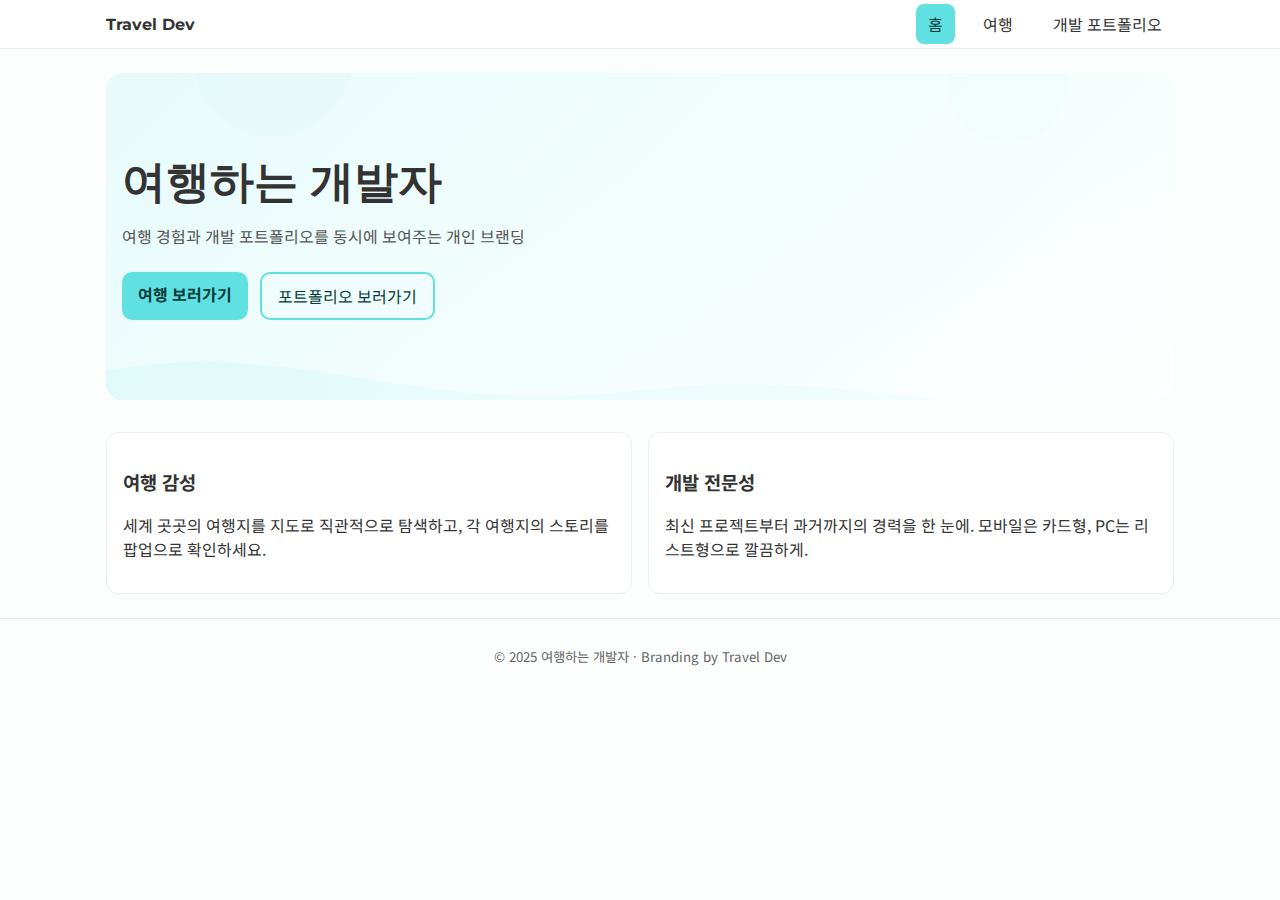
<file: index.html>
<!DOCTYPE html>
<html lang="ko">
<head>
  <meta charset="UTF-8" />
  <meta name="viewport" content="width=device-width, initial-scale=1.0" />
  <title>여행하는 개발자 | 개인 브랜딩</title>
  <link rel="preconnect" href="https://fonts.googleapis.com">
  <link rel="preconnect" href="https://fonts.gstatic.com" crossorigin>
  <link href="https://fonts.googleapis.com/css2?family=Montserrat:wght@600;700&family=Noto+Sans+KR:wght@400;500;700&display=swap" rel="stylesheet">
  <link rel="stylesheet" href="/assets/styles.css" />
</head>
<body>
  <header class="site-header">
    <nav class="navbar">
      <div class="brand">Travel Dev</div>
      <ul class="nav-links">
        <li><a href="/index.html" class="active">홈</a></li>
        <li><a href="/travel.html">여행</a></li>
        <li><a href="/portfolio.html">개발 포트폴리오</a></li>
      </ul>
    </nav>
  </header>

  <main class="main-content">
    <section class="hero">
      <div class="hero-content">
        <h1 class="hero-title">여행하는 개발자</h1>
        <p class="hero-subtitle">여행 경험과 개발 포트폴리오를 동시에 보여주는 개인 브랜딩</p>
        <div class="hero-cta">
          <a href="/travel.html" class="btn btn-primary">여행 보러가기</a>
          <a href="/portfolio.html" class="btn btn-outline">포트폴리오 보러가기</a>
        </div>
      </div>
    </section>

    <section class="summary">
      <div class="summary-grid">
        <div class="summary-item">
          <h3>여행 감성</h3>
          <p>세계 곳곳의 여행지를 지도로 직관적으로 탐색하고, 각 여행지의 스토리를 팝업으로 확인하세요.</p>
        </div>
        <div class="summary-item">
          <h3>개발 전문성</h3>
          <p>최신 프로젝트부터 과거까지의 경력을 한 눈에. 모바일은 카드형, PC는 리스트형으로 깔끔하게.</p>
        </div>
      </div>
    </section>
  </main>

  <footer class="site-footer">
    <small>© 2025 여행하는 개발자 · Branding by Travel Dev</small>
  </footer>
</body>
</html>
</file>
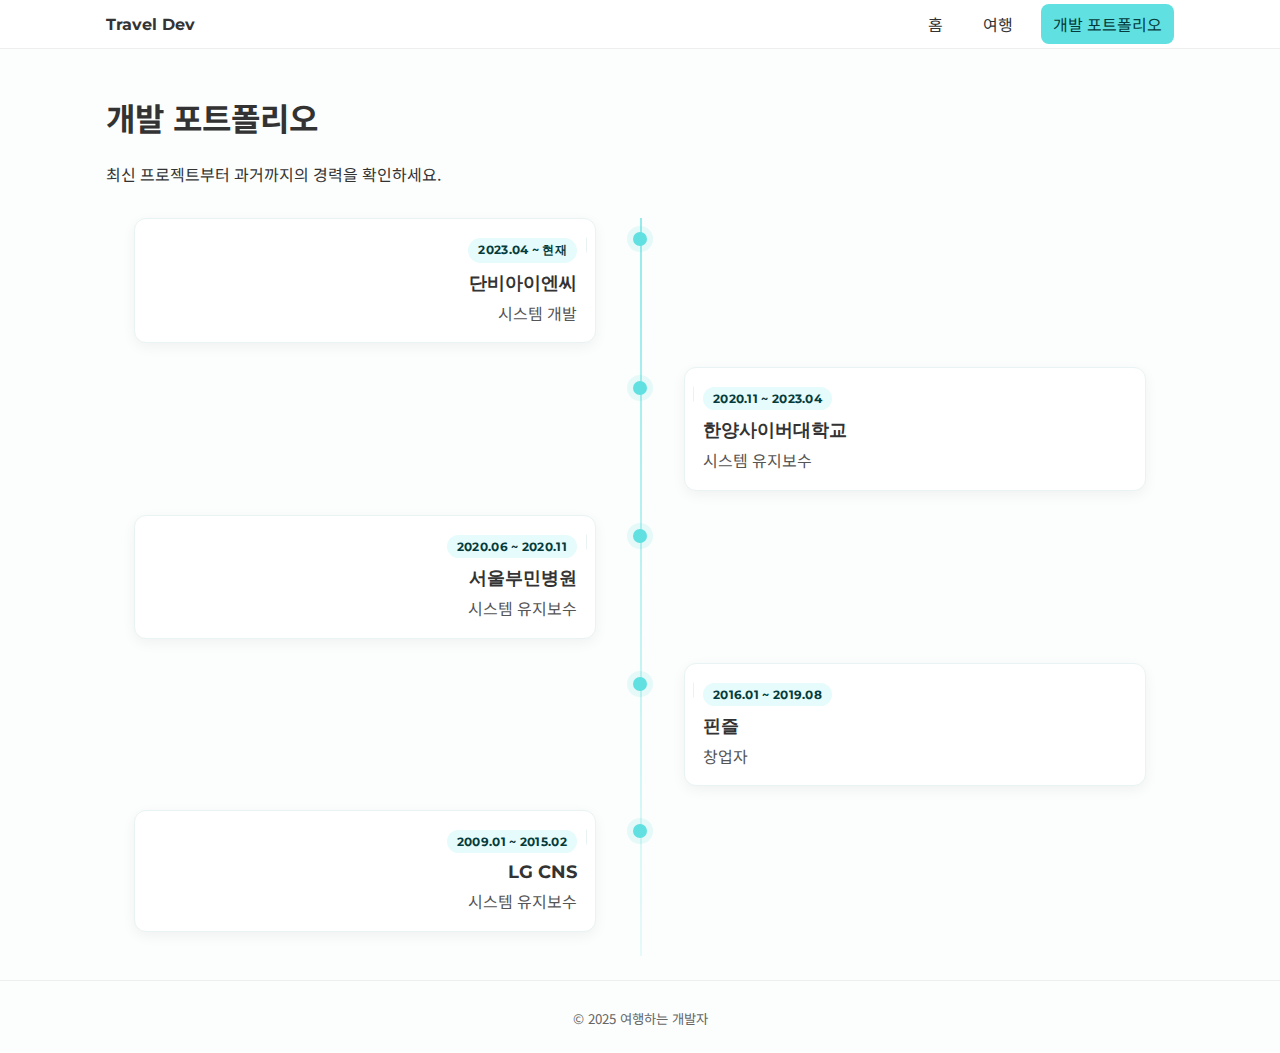
<file: portfolio.html>
<!DOCTYPE html>
<html lang="ko">
<head>
  <meta charset="UTF-8" />
  <meta name="viewport" content="width=device-width, initial-scale=1.0" />
  <title>개발 포트폴리오 | Travel Dev</title>
  <link rel="preconnect" href="https://fonts.googleapis.com">
  <link rel="preconnect" href="https://fonts.gstatic.com" crossorigin>
  <link href="https://fonts.googleapis.com/css2?family=Montserrat:wght@600;700&family=Noto+Sans+KR:wght@400;500;700&display=swap" rel="stylesheet">
  <link rel="stylesheet" href="/assets/styles.css" />
</head>
<body>
  <header class="site-header">
    <nav class="navbar">
      <div class="brand">Travel Dev</div>
      <ul class="nav-links">
        <li><a href="/index.html">홈</a></li>
        <li><a href="/travel.html">여행</a></li>
        <li><a href="/portfolio.html" class="active">개발 포트폴리오</a></li>
      </ul>
    </nav>
  </header>

  <main class="main-content">
    <section class="page-header">
      <h1>개발 포트폴리오</h1>
      <p>최신 프로젝트부터 과거까지의 경력을 확인하세요.</p>
    </section>

    <section id="portfolio" class="portfolio-section"></section>
  </main>

  <footer class="site-footer">
    <small>© 2025 여행하는 개발자</small>
  </footer>

  <script>
    function renderTimeline(items){
      const container = document.getElementById('portfolio');
      container.innerHTML = '';
      const timeline = document.createElement('div');
      timeline.className = 'timeline';
      items.forEach((it, idx) => {
        const side = idx % 2 === 0 ? 'side-left' : 'side-right';
        const item = document.createElement('div');
        item.className = `timeline-item ${side}`;
        item.innerHTML = `
          <span class="timeline-dot"></span>
          <div class="timeline-card">
            <span class="period-badge">${it.period}</span>
            <h3 class="timeline-company">${it.company}</h3>
            <p class="timeline-task">${it.task}</p>
          </div>
        `;
        timeline.appendChild(item);
      });
      container.appendChild(timeline);
    }

    function sortLatestToOldest(arr){
      return arr.slice();
    }

    // 외부 이미지 로딩 실패 시 플레이스홀더로 대체
    (function(){
      const img = document.getElementById('schedule-img');
      if(!img) return;
      img.addEventListener('error', () => {
        img.src = '/assets/schedule-placeholder.svg';
      });
    })();

    fetch('/data/portfolio.json')
      .then(res => res.json())
      .then(items => {
        const sorted = sortLatestToOldest(items);
        renderTimeline(sorted);
      })
      .catch(err => console.error('포트폴리오 데이터 로딩 오류:', err));
  </script>
</body>
</html>
</file>
<file: assets/styles.css>
/* Global Styles */
:root{
  --primary:#60e0e0;
  --text:#333;
  --bg:#fff;
}
*{box-sizing:border-box}
html,body{height:100%}
body{margin:0;font-family:'Noto Sans KR', 'Montserrat', system-ui, -apple-system, Segoe UI, Roboto, Arial, sans-serif;color:var(--text);background:#FCFEFD}

/* Navbar */
.site-header{position:sticky;top:0;z-index:1000;background:#fff;border-bottom:1px solid #eee}
.navbar{max-width:1100px;margin:0 auto;padding:12px 16px;display:flex;align-items:center;justify-content:space-between}
.brand{font-family:'Montserrat', sans-serif;font-weight:700;color:var(--text)}
.nav-links{list-style:none;display:flex;gap:16px;margin:0;padding:0}
.nav-links a{color:var(--text);text-decoration:none;padding:8px 12px;border-radius:8px}
.nav-links a.active,.nav-links a:hover{background:var(--primary);color:#053b3b}

/* Layout */
.main-content{max-width:1100px;margin:0 auto;padding:24px 16px}
.site-footer{border-top:1px solid #eee;padding:24px 16px;text-align:center;color:#666}

/* Hero */
.hero{position:relative;padding:80px 16px;border-radius:16px;background:linear-gradient(135deg,#e6fbfb,#ffffff)}
.hero::before{content:"";position:absolute;inset:0;background:url('/assets/hero-bg.svg') center/cover no-repeat;opacity:.35;border-radius:16px;z-index:0}
.hero-content{position:relative;z-index:1}
.hero-title{font-family:'Montserrat', sans-serif;font-size:44px;margin:0 0 12px}
.hero-subtitle{margin:0 0 24px;color:#555}
.hero-cta{display:flex;gap:12px}
.btn{display:inline-block;padding:10px 16px;border-radius:10px;text-decoration:none;transition:all .2s ease}
.btn-primary{background:var(--primary);color:#053b3b;font-weight:700}
.btn-primary:hover{transform:translateY(-1px)}
.btn-outline{border:2px solid var(--primary);color:#053b3b}
.btn-outline:hover{background:#eaffff}

/* Summary */
.summary-grid{display:grid;grid-template-columns:repeat(2,1fr);gap:16px;margin-top:32px}
.summary-item{padding:16px;border:1px solid #eee;border-radius:12px;background:#fff}

/* Map */
.map{width:100%;height:60vh;border-radius:12px;box-shadow:0 2px 8px rgba(0,0,0,.05)}

/* Portfolio */
.card-list{display:grid;grid-template-columns:1fr;gap:12px}
.card{border:1px solid #eee;border-radius:12px;padding:16px;background:#fff}
.card-title{margin:0 0 8px;font-size:18px}
.card-period{margin:0 0 6px;color:#666}
.card-task{margin:0;color:#444}

.portfolio-table{width:100%;border-collapse:collapse;border:1px solid #eee;border-radius:8px;overflow:hidden}
.portfolio-table th, .portfolio-table td{padding:12px;border-bottom:1px solid #eee;text-align:left}
.portfolio-table th{background:#f8fdfd;color:#053b3b}
.en-muted{font-size:12px;color:#999;font-weight:400}

/* Responsive */
@media (max-width: 768px){
  .hero{padding:56px 16px}
  .hero-title{font-size:34px}
  .summary-grid{grid-template-columns:1fr}
}

/* Timeline - Pro */
.timeline{position:relative;margin-top:32px}
.timeline::before{content:"";position:absolute;left:50%;top:0;bottom:0;width:2px;background:linear-gradient(180deg, rgba(96,224,224,.65), rgba(96,224,224,.15))}
.timeline-item{position:relative;width:50%;padding:0 28px 24px;box-sizing:border-box}
.timeline-item.side-left{left:0;text-align:right}
.timeline-item.side-right{left:50%}
.timeline-dot{position:absolute;top:14px;width:14px;height:14px;border-radius:50%;background:var(--primary);box-shadow:0 0 0 6px rgba(96,224,224,.15)}
.timeline-item.side-left .timeline-dot{right:-7px}
.timeline-item.side-right .timeline-dot{left:-7px}
.timeline-card{position:relative;padding:16px 18px;border:1px solid #e9f3f3;border-radius:12px;background:#fff;box-shadow:0 4px 14px rgba(0,0,0,.05)}
.timeline-item.side-left .timeline-card{margin-right:16px}
.timeline-item.side-right .timeline-card{margin-left:16px}
.timeline-item.side-left .timeline-card::after{content:"";position:absolute;top:18px;right:-8px;border-width:8px;border-style:solid;border-color:transparent transparent transparent #fff;filter:drop-shadow(-1px 0 0 #e9f3f3)}
.timeline-item.side-right .timeline-card::after{content:"";position:absolute;top:18px;left:-8px;border-width:8px;border-style:solid;border-color:transparent #fff transparent transparent;filter:drop-shadow(1px 0 0 #e9f3f3)}
.period-badge{display:inline-block;background:#e6fbfb;color:#053b3b;font-weight:700;font-family:'Montserrat', sans-serif;padding:4px 10px;border-radius:999px;font-size:12px;letter-spacing:.3px;margin-bottom:8px}
.timeline-company{margin:0 0 6px;font-family:'Montserrat', sans-serif;font-size:18px}
.timeline-task{margin:0;color:#555;line-height:1.6}

/* Responsive - Timeline */
@media (max-width: 768px){
  .timeline::before{left:12px}
  .timeline-item{width:100%;left:0 !important;text-align:left !important;padding:0 0 24px 32px}
  .timeline-dot{left:5px;right:auto}
  .timeline-card{margin:0 0 0 12px}
}

/* Schedule Image */
.schedule-image-wrap{margin-top:12px;border:1px solid #eee;border-radius:12px;overflow:hidden}
.schedule-image{display:block;width:100%;height:auto}

/* Flag Bar */
.flag-bar{display:grid;grid-template-columns:repeat(7,1fr);gap:16px;margin:12px 0 24px}
.flag-bar[hidden]{display:none !important}
.flag-btn{display:flex;flex-direction:column;align-items:center;justify-content:flex-start;gap:8px;width:100%;padding:0;border:none;border-radius:0;background:#fff;color:#053b3b;cursor:pointer;transition:all .15s ease;aspect-ratio:1/1;overflow:hidden}
.flag-btn:hover{transform:translateY(-1px);box-shadow:0 2px 8px rgba(0,0,0,.05)}
.flag-btn.active{background:transparent;border-color:transparent;color:#053b3b}
.flag-emoji{font-size:18px;line-height:1}
.flag-name{display:block;font-size:12px;line-height:1.2;text-align:center;white-space:nowrap;overflow:hidden;text-overflow:ellipsis;max-width:100%;font-weight:700;cursor:pointer !important}
.flag-name:hover{cursor:pointer !important}
.flag-img{width:100%;height:auto;aspect-ratio:3/2;object-fit:cover;display:block}
.flag-emoji-img{display:block;width:100%;height:auto;aspect-ratio:3/2;object-fit:cover;display:flex;align-items:center;justify-content:center;font-size:24px}

@media (max-width: 768px){
  .flag-bar{grid-template-columns:repeat(4,1fr);gap:16px}
}
@media (max-width: 480px){
  .flag-bar{grid-template-columns:repeat(3,1fr);gap:16px}
}

/* Leaflet Controls z-index fix: keep controls below the site header (GNB) */
.leaflet-top, .leaflet-bottom { z-index: 500; }
.leaflet-control-container { z-index: 500; }
.leaflet-control { z-index: 500; }


/* 대륙 그룹 컨테이너 및 섹션 */
.flag-container{display:flex;flex-direction:column;gap:24px}
.flag-section{display:flex;flex-direction:column;gap:8px}
.flag-section-title{font-size:14px;font-weight:600;color:#222;margin:0}
/* 섹션 내 플래그 그리드는 글로벌 반응형(7/4/3열)을 따르도록 열 설정을 제거하고 간격만 유지 */
.flag-section .flag-bar{display:grid;gap:16px}

/* 슬라이드 애니메이션을 위한 상태 클래스 */
.collapsible{overflow:hidden;transition:height .25s ease}

/* 국기 이미지가 영역에 맞지 않는 경우 축소 (contain) */
.flag-img-contain{object-fit:contain}


/* 대륙 타이틀 강화 스타일 */
.flag-section-title{display:flex;align-items:center;gap:8px;padding:0;border:none;background:transparent;color:#053b3b;border-radius:0;position:relative}
.flag-section-title .title-text{order:0}
.flag-section-title .line{order:1;flex:1;border-top:1px dashed #cfe6e6;margin:0 8px}
.flag-section-title .toggle-icon{order:2;margin-left:auto;display:inline-block;min-width:16px;text-align:right}
.flag-section-title::after{content:"";display:inline-block;width:auto;min-width:8px;height:1px;background:#e6f3f3;flex:1;margin-left:8px}
.flag-section-title:hover{background:transparent}
.flag-section-title.active{background:transparent;border-color:transparent;box-shadow:none}
.flag-section-title.active{color:#000}
.flag-section.active .title-text{color:#000;font-weight:700}
.flag-section.active .flag-section-title{color:#000}
.flag-section.open .flag-section-title{color:#000}
.flag-section .flag-section-title.active,.flag-section.open .flag-section-title{font-weight:700}
.flag-item{display:flex;flex-direction:column;align-items:center;gap:8px;width:100%}
.flag-item .flag-btn{display:block;aspect-ratio:auto;padding:0;width:100%}
</file>
